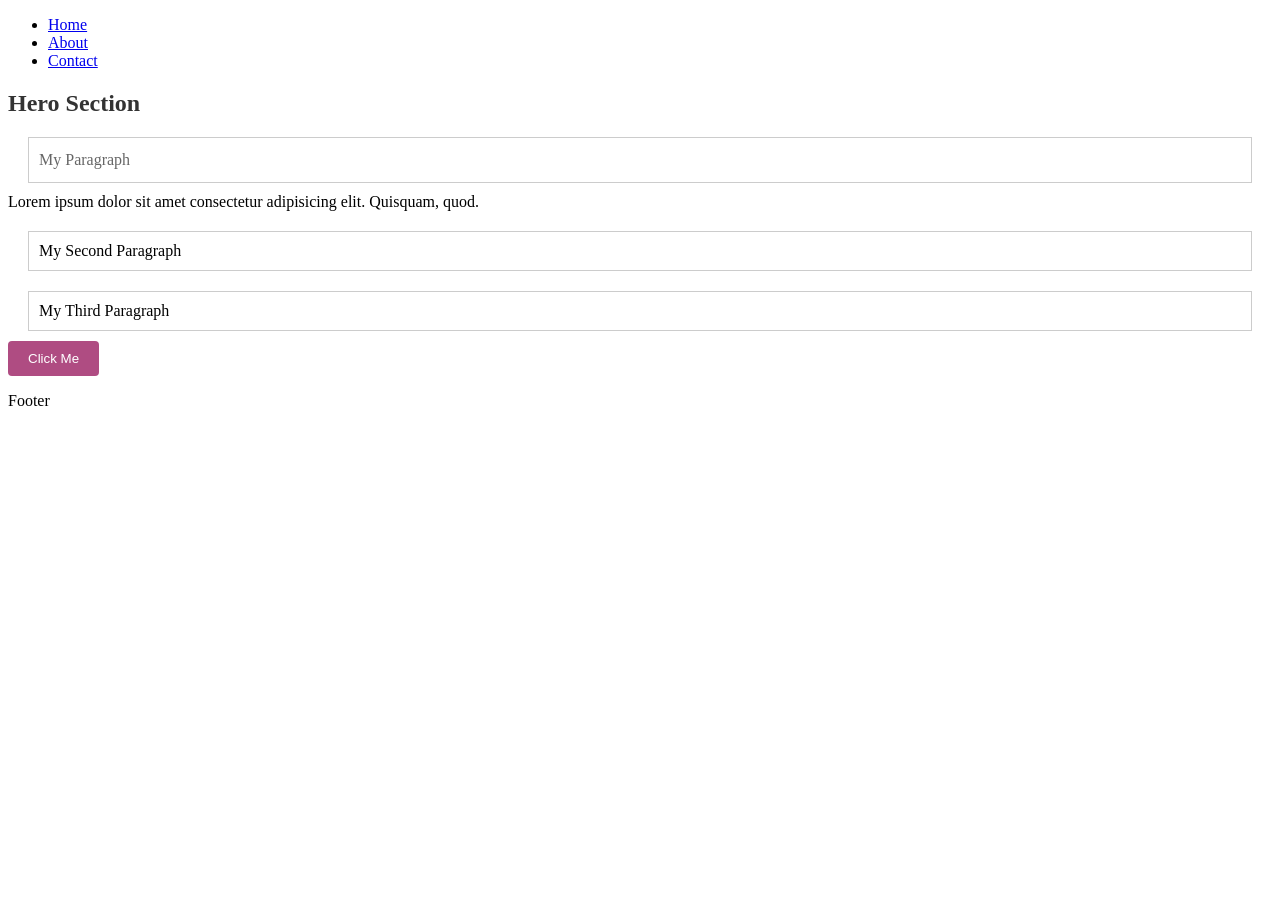
<file: index.html>
<!doctype html>
<html>
  <head>
    <title>hello</title>
    <link rel="stylesheet" href="./recap-create-directory/style.css" />
  </head>
  <body>
    <header> 
      <nav>
        <ul>
          <li><a href="#">Home</a></li>
          <li><a href="#">About</a></li>
          <li><a href="#">Contact</a></li>
        </ul>
      </nav>
    </header>
    <main>
      <section>
        <h1 class="my-title" id="my-title-id" >Hero Section</h1>
        <p class="my-paragraph" id="my-paragraph-id">My Paragraph</p>
          Lorem ipsum dolor sit amet consectetur adipisicing elit. Quisquam,
          quod.
          <p class="my-second-paragraph" id="my-second-paragraph-id">My Second Paragraph</p>
        <p class="my-third-paragraph" id="my-third-paragraph-id">My Third Paragraph
        </p>
        </div>
      </section>
      <button class="button" type="submit" id="my-button-id">Click Me</button>
    </main>
    <footer>
      <p>Footer</p>
    </footer>
  </body>
</html>
</file>
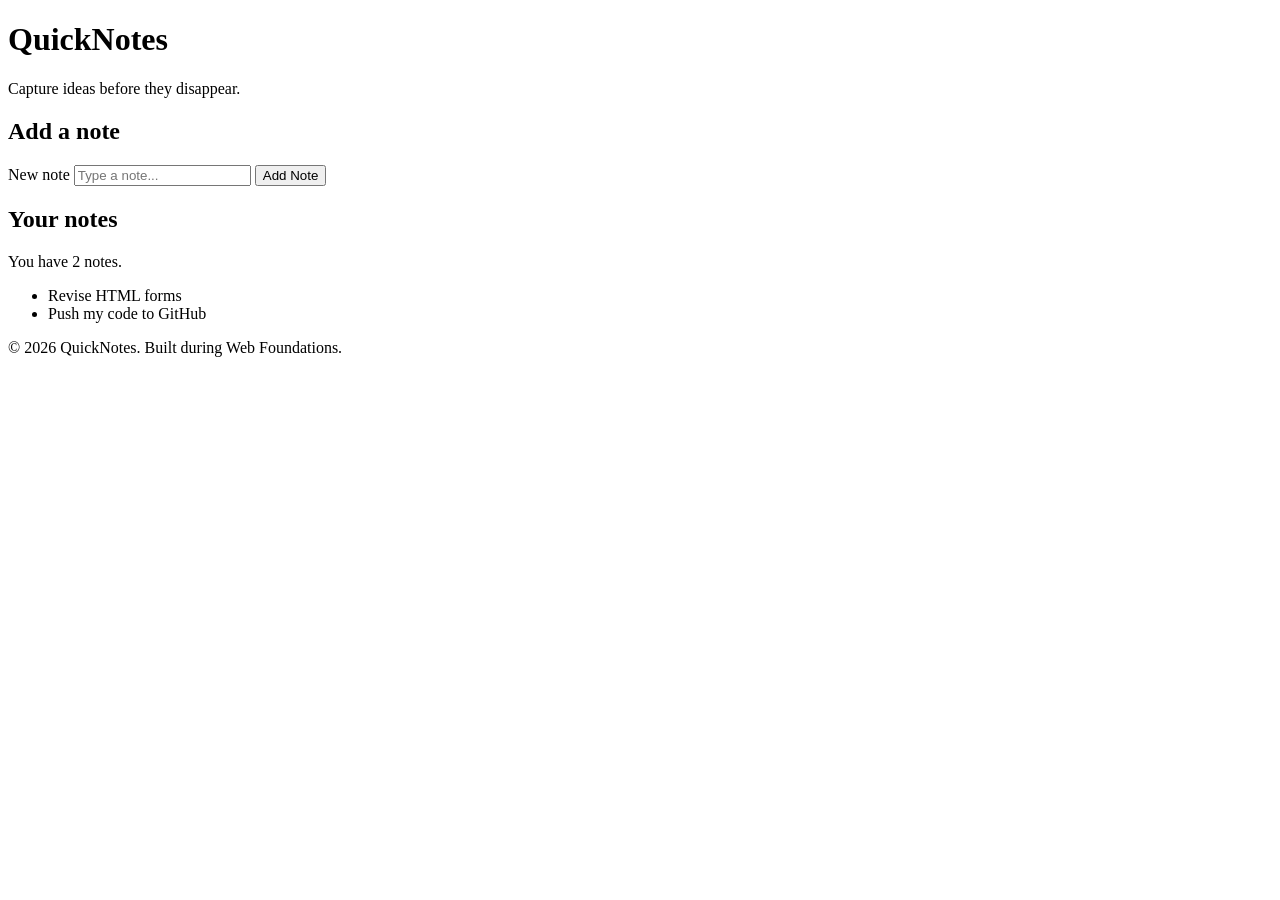
<file: Practice/Quicknotes-day1/index.html>
<!DOCTYPE html>
<html lang="en">
  <head>
    <meta charset="UTF-8" />
    <meta name="viewport" content="width=device-width, initial-scale=1.0" />
    <title>QuickNotes</title>
  </head>
  <body>
    <header>
      <h1>QuickNotes</h1>
      <p>Capture ideas before they disappear.</p>
    </header>
 
    <main>
      <section>
        <h2>Add a note</h2>
        <form id="note-form">
          <label for="note-input">New note</label>
          <input type="text" id="note-input" placeholder="Type a note..." />
          <button type="submit">Add Note</button>
        </form>
      </section>
 
      <section>
        <h2>Your notes</h2>
        <p id="note-count">You have 2 notes.</p>
        <ul id="notes-list">
          <li>Revise HTML forms</li>
          <li>Push my code to GitHub</li>
        </ul>
      </section>
    </main>
 
    <footer>
      <p>&copy; 2026 QuickNotes. Built during Web Foundations.</p>
    </footer>
  </body>
</html>
</file>
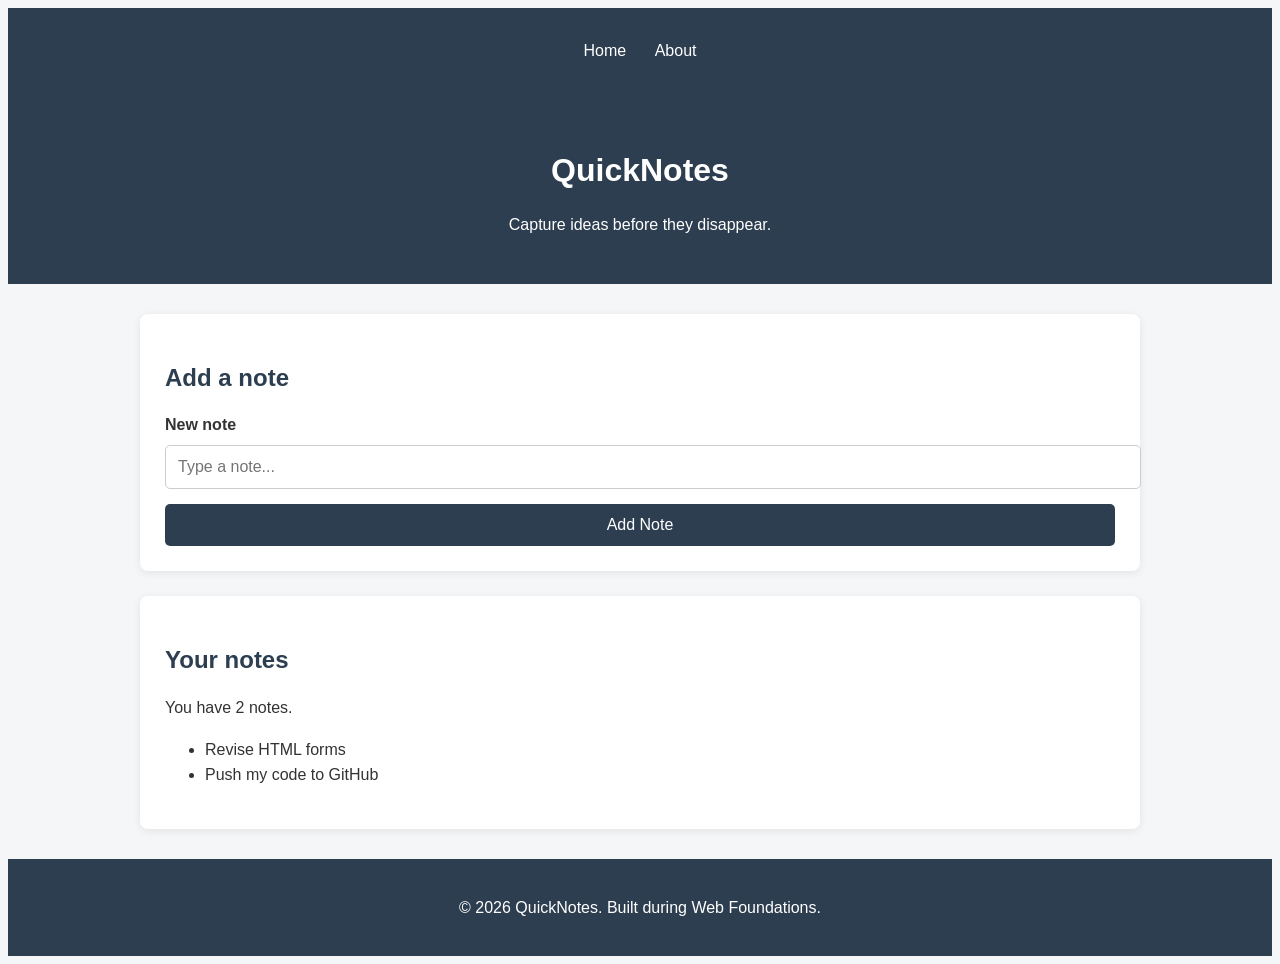
<file: Practice/Quicknotes-day1/web-foundations-days/Day2/index.html>
<!DOCTYPE html>
<header>
    <nav>
        <a href="index.html">Home</a>
        <a href="about.html">About</a>
    </nav>
</header>
<link rel="stylesheet" href="style.css" />
<html lang="en">
  <head>
    <meta charset="UTF-8" />
    <meta name="viewport" content="width=device-width, initial-scale=1.0" />
    <title>QuickNotes</title>
  </head>
  <body>
    <header>
      <h1>QuickNotes</h1>
      <p>Capture ideas before they disappear.</p>
    </header>
 
    <main>
      <section>
        <h2>Add a note</h2>
        <form id="note-form">
          <label for="note-input">New note</label>
          <input type="text" id="note-input" placeholder="Type a note..." />
          <button type="submit">Add Note</button>
        </form>
      </section>
 
      <section>
        <h2>Your notes</h2>
        <p id="note-count">You have 2 notes.</p>
        <ul id="notes-list">
          <li>Revise HTML forms</li>
          <li>Push my code to GitHub</li>
        </ul>
      </section>
    </main>
 
    <footer>
      <p>&copy; 2026 QuickNotes. Built during Web Foundations.</p>
    </footer>
  </body>
</html>
</file>
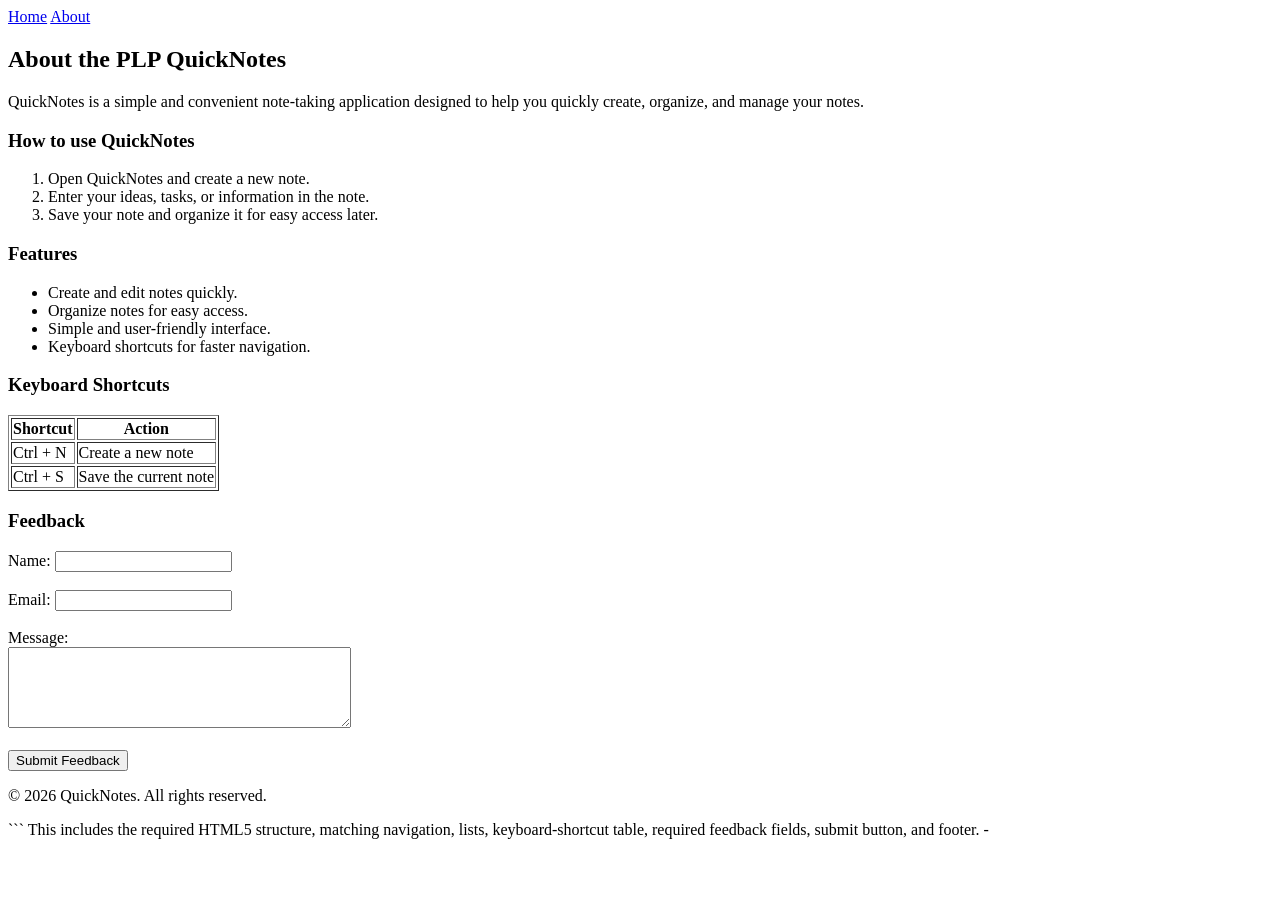
<file: Practice/Quicknotes-day1/web-foundations-days/Day1/about.html>
<!DOCTYPE html>
<html lang="en">
<head>
    <meta charset="UTF-8">
    <meta name="viewport" content="width=device-width, initial-scale=1.0">
    <title>About QuickNotes</title>
</head>

<body>

    <header>
        <nav>
            <a href="index.html">Home</a>
            <a href="about.html">About</a>
        </nav>
    </header>

    <main>
        <h2>About the PLP QuickNotes</h2>

        <p>
            QuickNotes is a simple and convenient note-taking application
            designed to help you quickly create, organize, and manage your notes.
        </p>

        <section>
            <h3>How to use QuickNotes</h3>
            <ol>
                <li>Open QuickNotes and create a new note.</li>
                <li>Enter your ideas, tasks, or information in the note.</li>
                <li>Save your note and organize it for easy access later.</li>
            </ol>
        </section>

        <section>
            <h3>Features</h3>
            <ul>
                <li>Create and edit notes quickly.</li>
                <li>Organize notes for easy access.</li>
                <li>Simple and user-friendly interface.</li>
                <li>Keyboard shortcuts for faster navigation.</li>
            </ul>
        </section>

        <section>
            <h3>Keyboard Shortcuts</h3>

            <table border="1">
                <tr>
                    <th>Shortcut</th>
                    <th>Action</th>
                </tr>
                <tr>
                    <td>Ctrl + N</td>
                    <td>Create a new note</td>
                </tr>
                <tr>
                    <td>Ctrl + S</td>
                    <td>Save the current note</td>
                </tr>
            </table>
        </section>

        <section>
            <h3>Feedback</h3>

            <form>
                <label for="name">Name:</label>
                <input type="text" id="name" name="name" required>

                <br><br>

                <label for="email">Email:</label>
                <input type="email" id="email" name="email" required>

                <br><br>

                <label for="message">Message:</label>
                <br>
                <textarea id="message" name="message" rows="5" cols="40" required></textarea>

                <br><br>

                <button type="submit">Submit Feedback</button>
            </form>
        </section>

    </main>

    <footer>
        <p>&copy; 2026 QuickNotes. All rights reserved.</p>
    </footer>

</body>
</html>
```

This includes the required HTML5 structure, matching navigation, lists, keyboard-shortcut table, required feedback fields, submit button, and footer.
-
</file>
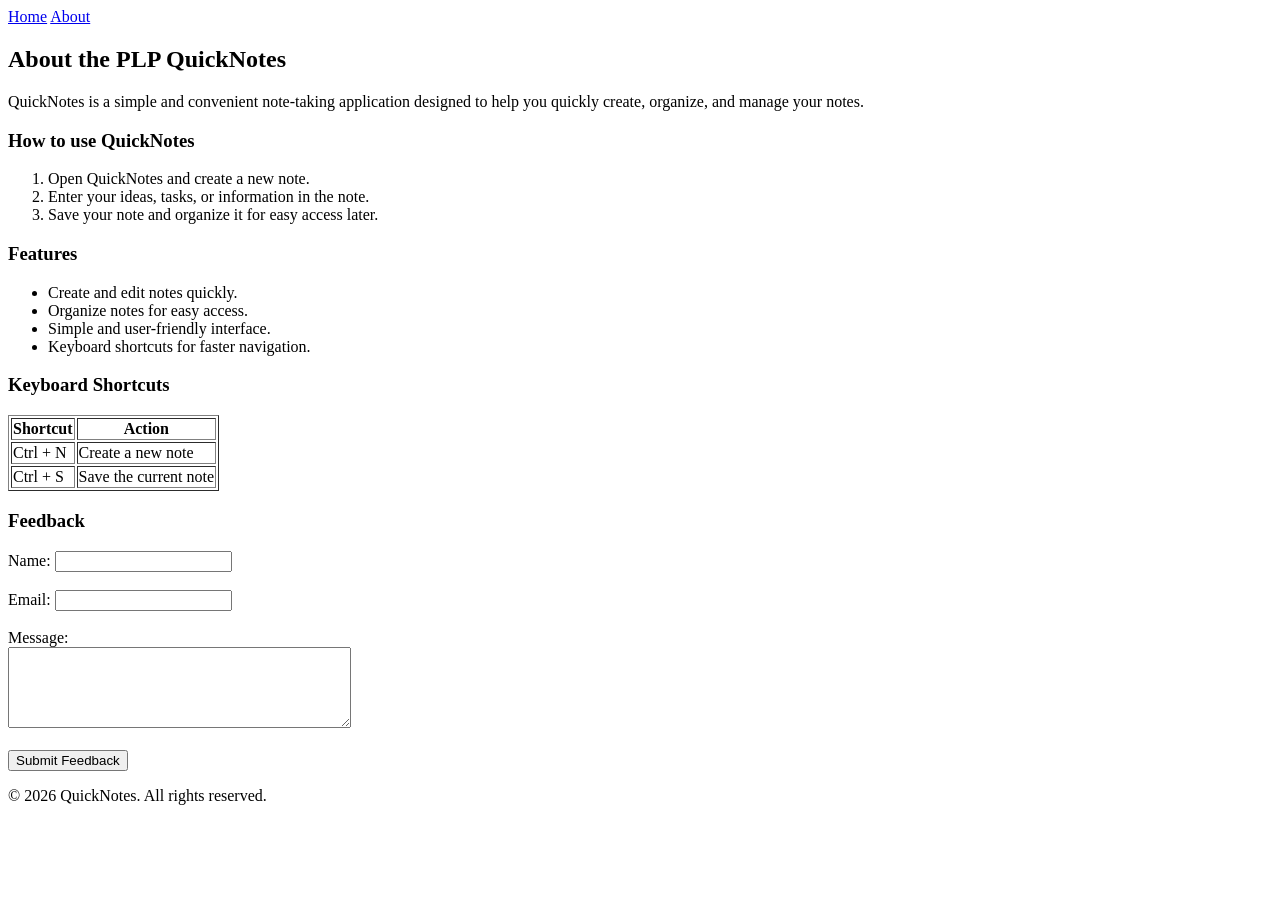
<file: Practice/Quicknotes-day1/web-foundations-days/Day2/about.html>
<!DOCTYPE html>
<html lang="en">
<head>
    <meta charset="UTF-8">
    <meta name="viewport" content="width=device-width, initial-scale=1.0">
    <title>About QuickNotes</title>
</head>

<body>

    <header>
        <nav>
            <a href="index.html">Home</a>
            <a href="about.html">About</a>
        </nav>
    </header>

    <main>
        <h2>About the PLP QuickNotes</h2>

        <p>
            QuickNotes is a simple and convenient note-taking application
            designed to help you quickly create, organize, and manage your notes.
        </p>

        <section>
            <h3>How to use QuickNotes</h3>
            <ol>
                <li>Open QuickNotes and create a new note.</li>
                <li>Enter your ideas, tasks, or information in the note.</li>
                <li>Save your note and organize it for easy access later.</li>
            </ol>
        </section>

        <section>
            <h3>Features</h3>
            <ul>
                <li>Create and edit notes quickly.</li>
                <li>Organize notes for easy access.</li>
                <li>Simple and user-friendly interface.</li>
                <li>Keyboard shortcuts for faster navigation.</li>
            </ul>
        </section>

        <section>
            <h3>Keyboard Shortcuts</h3>

            <table border="1">
                <tr>
                    <th>Shortcut</th>
                    <th>Action</th>
                </tr>
                <tr>
                    <td>Ctrl + N</td>
                    <td>Create a new note</td>
                </tr>
                <tr>
                    <td>Ctrl + S</td>
                    <td>Save the current note</td>
                </tr>
            </table>
        </section>

        <section>
            <h3>Feedback</h3>

            <form>
                <label for="name">Name:</label>
                <input type="text" id="name" name="name" required>

                <br><br>

                <label for="email">Email:</label>
                <input type="email" id="email" name="email" required>

                <br><br>

                <label for="message">Message:</label>
                <br>
                <textarea id="message" name="message" rows="5" cols="40" required></textarea>

                <br><br>

                <button type="submit">Submit Feedback</button>
            </form>
        </section>

    </main>

    <footer>
        <p>&copy; 2026 QuickNotes. All rights reserved.</p>
    </footer>

</body>
</html>
</file>
<file: recap-create-directory/style.css>
h1 {
  color: blue;
}
.my-title {
  font-size: 24px;
  font-weight: bold;
  color: #333;
}
#my-paragraph-id {
  color: #666;
  font-size: 16px;
  line-height: 1.5;
}
div {
           display: flex;
           flex-direction: row;
           justify-content: space-between;
           align-items: center;
           gap: 12px;
        }
h1 p {
  color: rgb(0, 255, 42);
}
section p {
  margin: 20px;
  padding: 10px;
  border: 1px solid #ccc;
}
section p {
  margin-bottom: 10px;
  font-weight: 14px;
}
button {
  background-color: #af4c82;
  color: white;
  padding: 10px 20px;
  border: none;
  border-radius: 4px;
  cursor: pointer;
}
</file>
<file: Practice/Quicknotes-day1/web-foundations-days/Day2/style.css>
style.css

/* =========================================
   RESET
   ========================================= */

* {
    box-sizing: border-box;
    margin: 0;
    padding: 0;
}


/* =========================================
   BASE / BODY STYLES
   ========================================= */

body {
    font-family: Arial, Helvetica, sans-serif;
    line-height: 1.6;
    background-color: #f4f6f8;
    color: #333;
}


/* =========================================
   HEADER
   ========================================= */

header {
    background-color: #2c3e50;
    color: white;
    text-align: center;
    padding: 30px 20px;
}

header h1 {
    margin-bottom: 10px;
    font-size: 2rem;
}


/* =========================================
   NAVIGATION BAR
   ========================================= */

nav ul {
    list-style: none;
    display: flex;
    justify-content: center;
    align-items: center;
    gap: 16px;
    flex-wrap: wrap;
}

nav a {
    color: white;
    text-decoration: none;
    font-size: 1rem;
    padding: 8px 12px;
    border-radius: 5px;
    transition: background-color 0.3s ease, color 0.3s ease;
}

nav a:hover {
    background-color: white;
    color: #2c3e50;
}


/* =========================================
   MAIN CONTENT
   ========================================= */

main {
    max-width: 1000px;
    margin: 30px auto;
    padding: 0 20px;
}

main h2 {
    margin-bottom: 15px;
    color: #2c3e50;
}

main > p {
    margin-bottom: 20px;
}


/* =========================================
   SECTION CARDS
   ========================================= */

section {
    background-color: white;
    padding: 25px;
    margin-bottom: 25px;
    border-radius: 8px;
    box-shadow: 0 2px 8px rgba(0, 0, 0, 0.08);
}

section h3 {
    color: #2c3e50;
    margin-bottom: 15px;
}


/* =========================================
   HOW TO USE LIST
   ========================================= */

section ol {
    padding-left: 25px;
}

section ol li {
    margin-bottom: 8px;
}


/* =========================================
   FEATURES GRID
   ========================================= */

.features-list {
    list-style: none;
    display: grid;
    grid-template-columns: repeat(auto-fit, minmax(180px, 1fr));
    gap: 16px;
}

.features-list li {
    background-color: #f4f6f8;
    padding: 20px;
    border-radius: 8px;
    border: 1px solid #ddd;
    text-align: center;
    transition: transform 0.3s ease, box-shadow 0.3s ease;
}

.features-list li:hover {
    transform: translateY(-3px);
    box-shadow: 0 4px 10px rgba(0, 0, 0, 0.12);
}


/* =========================================
   SHORTCUTS TABLE
   ========================================= */

table {
    width: 100%;
    border-collapse: collapse;
    margin-top: 15px;
}

th,
td {
    border: 1px solid #ccc;
    padding: 12px;
    text-align: left;
}

th {
    background-color: #2c3e50;
    color: white;
}

tr:nth-child(even) {
    background-color: #f4f6f8;
}


/* =========================================
   FEEDBACK FORM
   ========================================= */

form {
    display: flex;
    flex-direction: column;
    gap: 15px;
}

form label {
    font-weight: bold;
    margin-bottom: -8px;
}

form input,
form textarea,
form select {
    width: 100%;
    padding: 12px;
    border: 1px solid #ccc;
    border-radius: 5px;
    font-family: inherit;
    font-size: 1rem;
}

form textarea {
    min-height: 120px;
    resize: vertical;
}

form input:focus,
form textarea:focus,
form select:focus {
    outline: none;
    border-color: #2c3e50;
    box-shadow: 0 0 4px rgba(44, 62, 80, 0.25);
}


/* =========================================
   BUTTON
   ========================================= */

button {
    background-color: #2c3e50;
    color: white;
    border: none;
    padding: 12px 20px;
    border-radius: 5px;
    font-size: 1rem;
    cursor: pointer;
    transition: background-color 0.3s ease, transform 0.2s ease;
}

button:hover {
    background-color: #1a252f;
    transform: translateY(-2px);
}


/* =========================================
   FOOTER
   ========================================= */

footer {
    text-align: center;
    padding: 20px;
    margin-top: 30px;
    background-color: #2c3e50;
    color: white;
}


/* =========================================
   RESPONSIVE DESIGN
   ========================================= */

@media (max-width: 600px) {

    header {
        padding: 20px 10px;
    }

    header h1 {
        font-size: 1.5rem;
    }

    nav ul {
        gap: 10px;
    }

    nav a {
        font-size: 0.9rem;
        padding: 6px 8px;
    }

    main {
        margin: 20px auto;
        padding: 0 10px;
    }

    section {
        padding: 18px;
    }

    th,
    td {
        padding: 8px;
        font-size: 0.9rem;
    }
}
</file>
